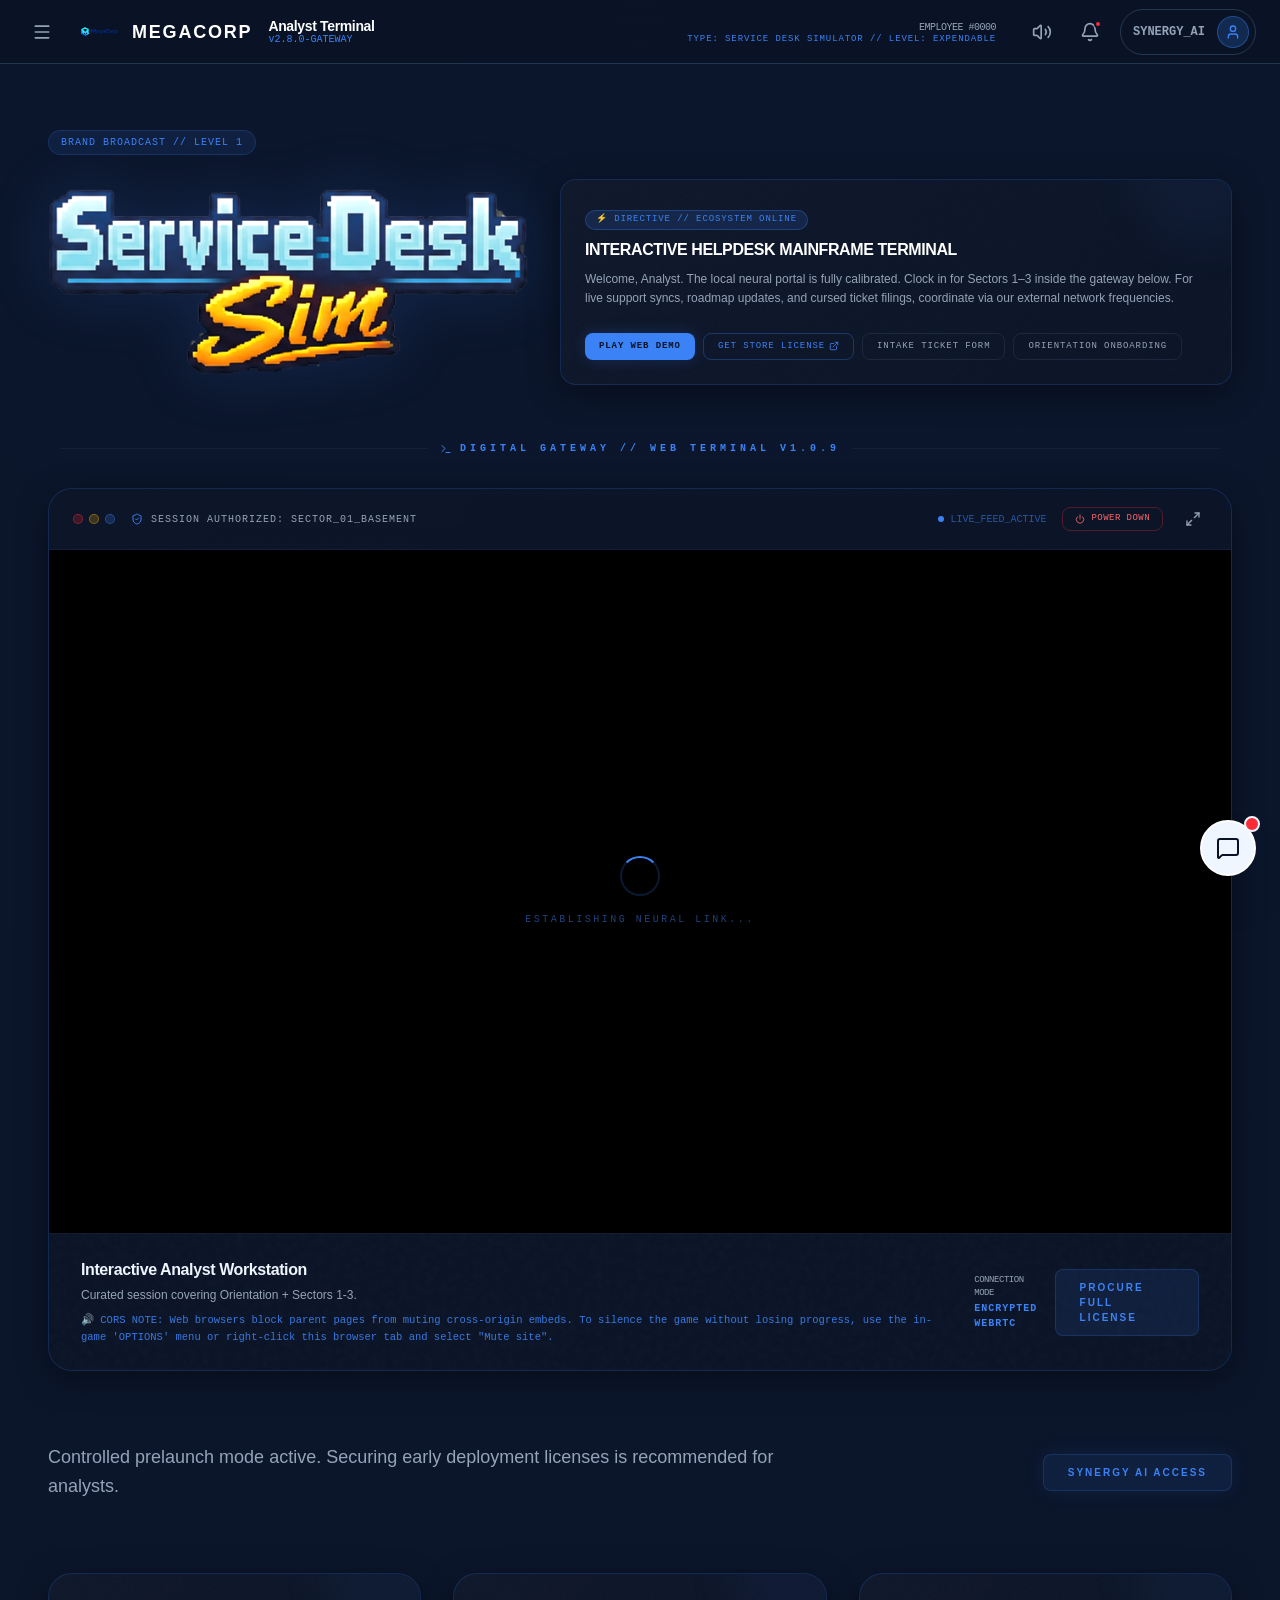
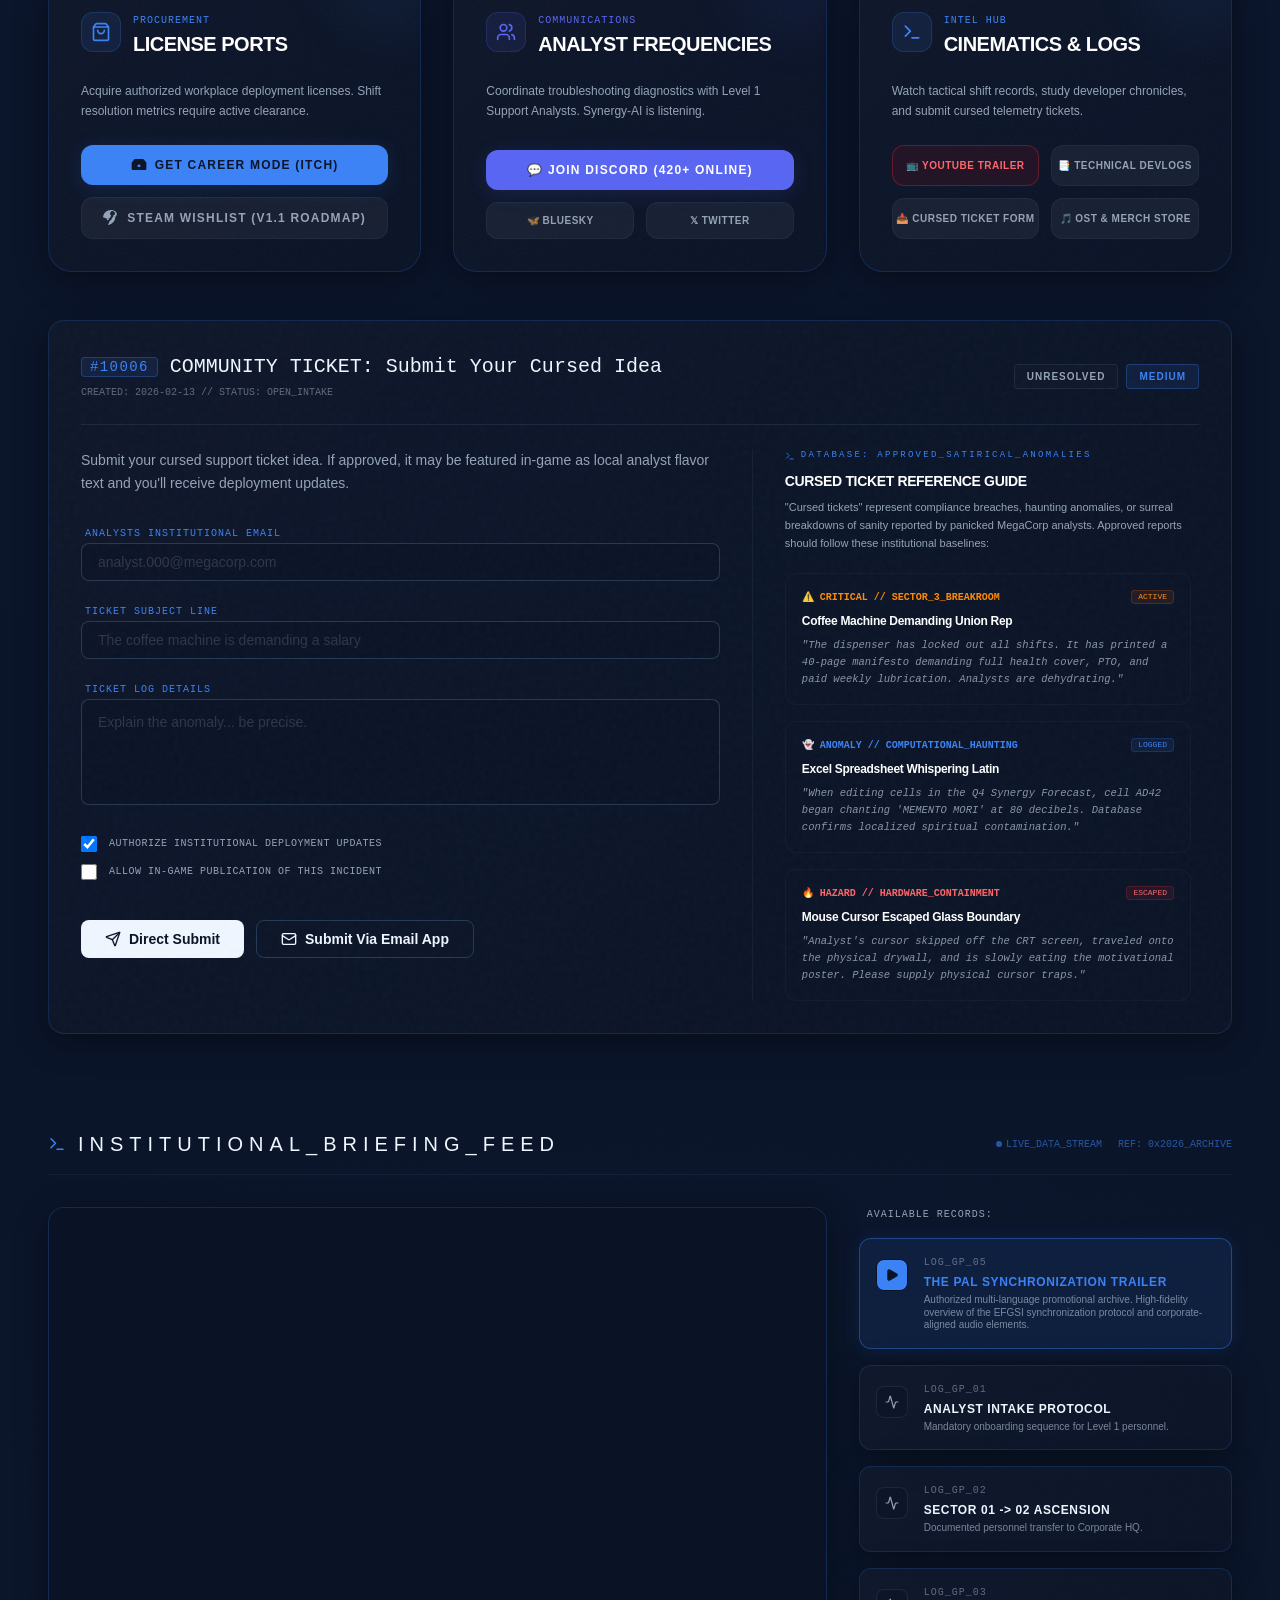
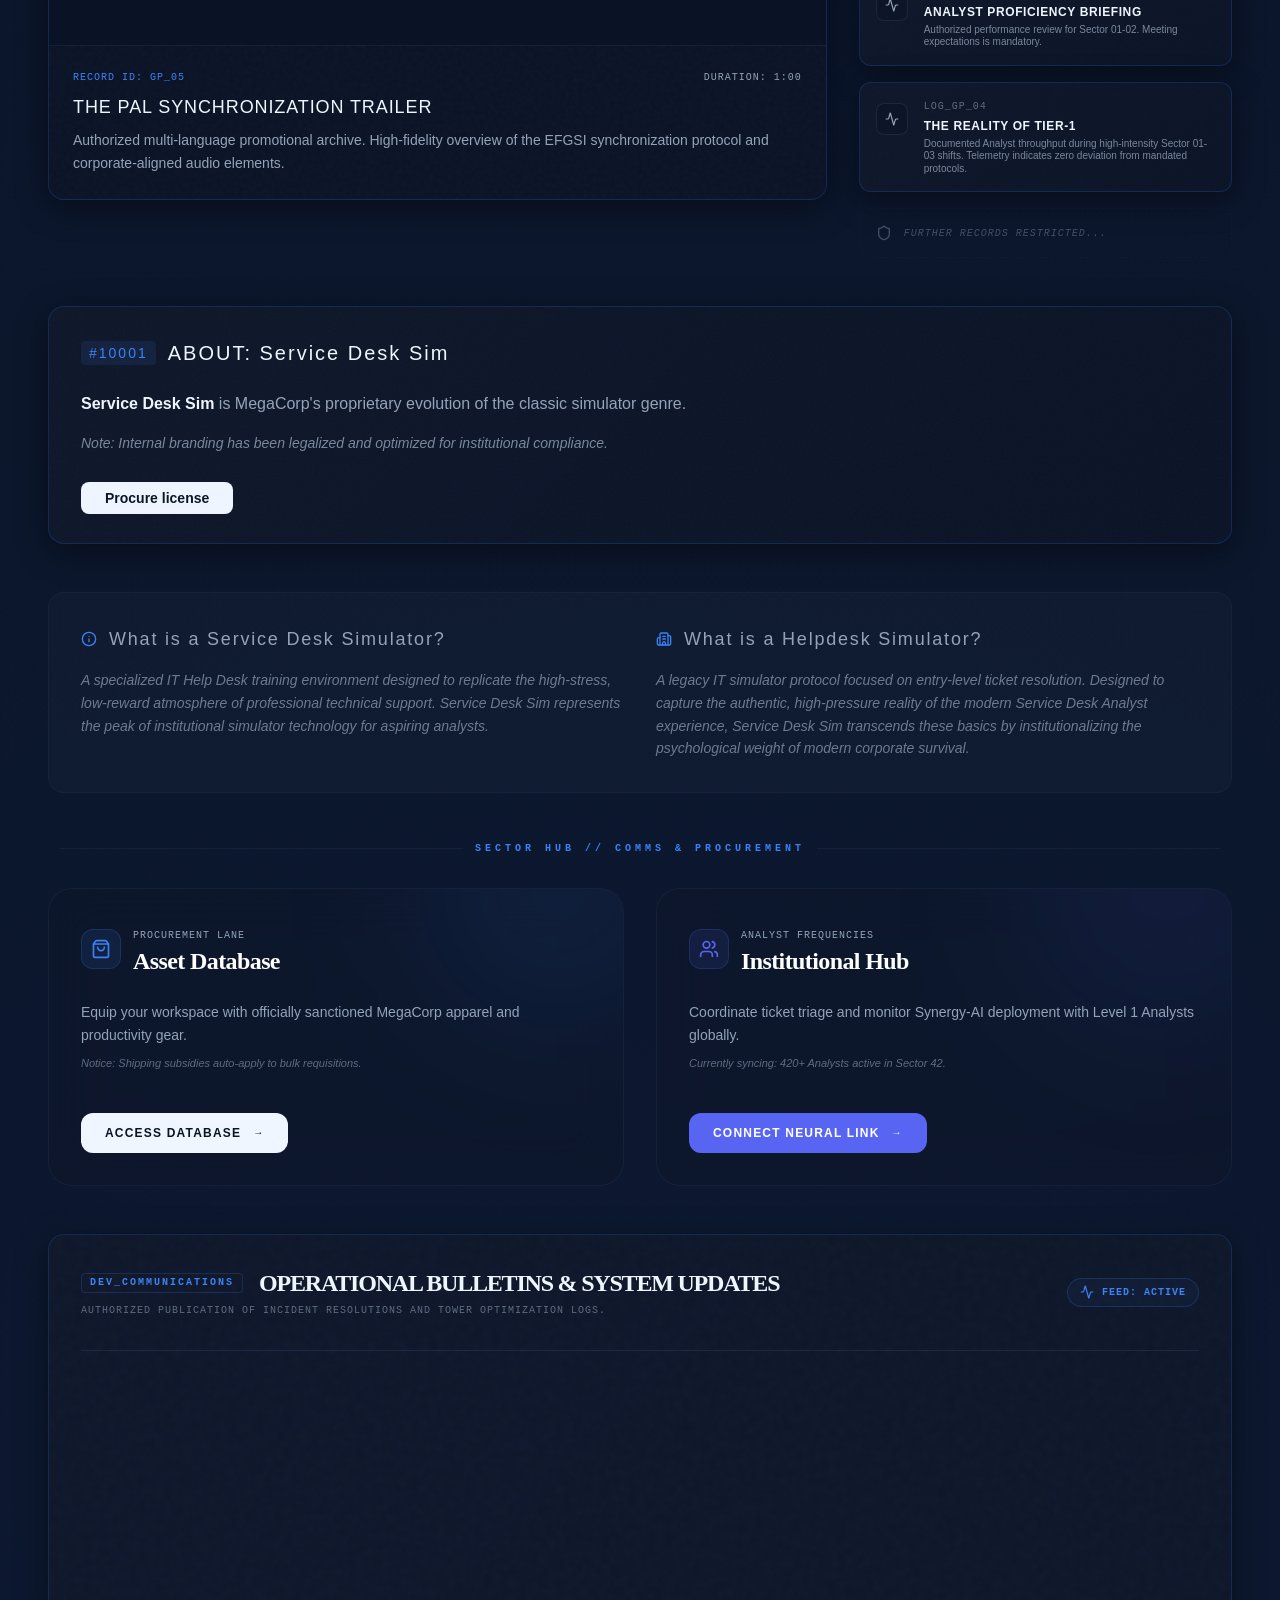
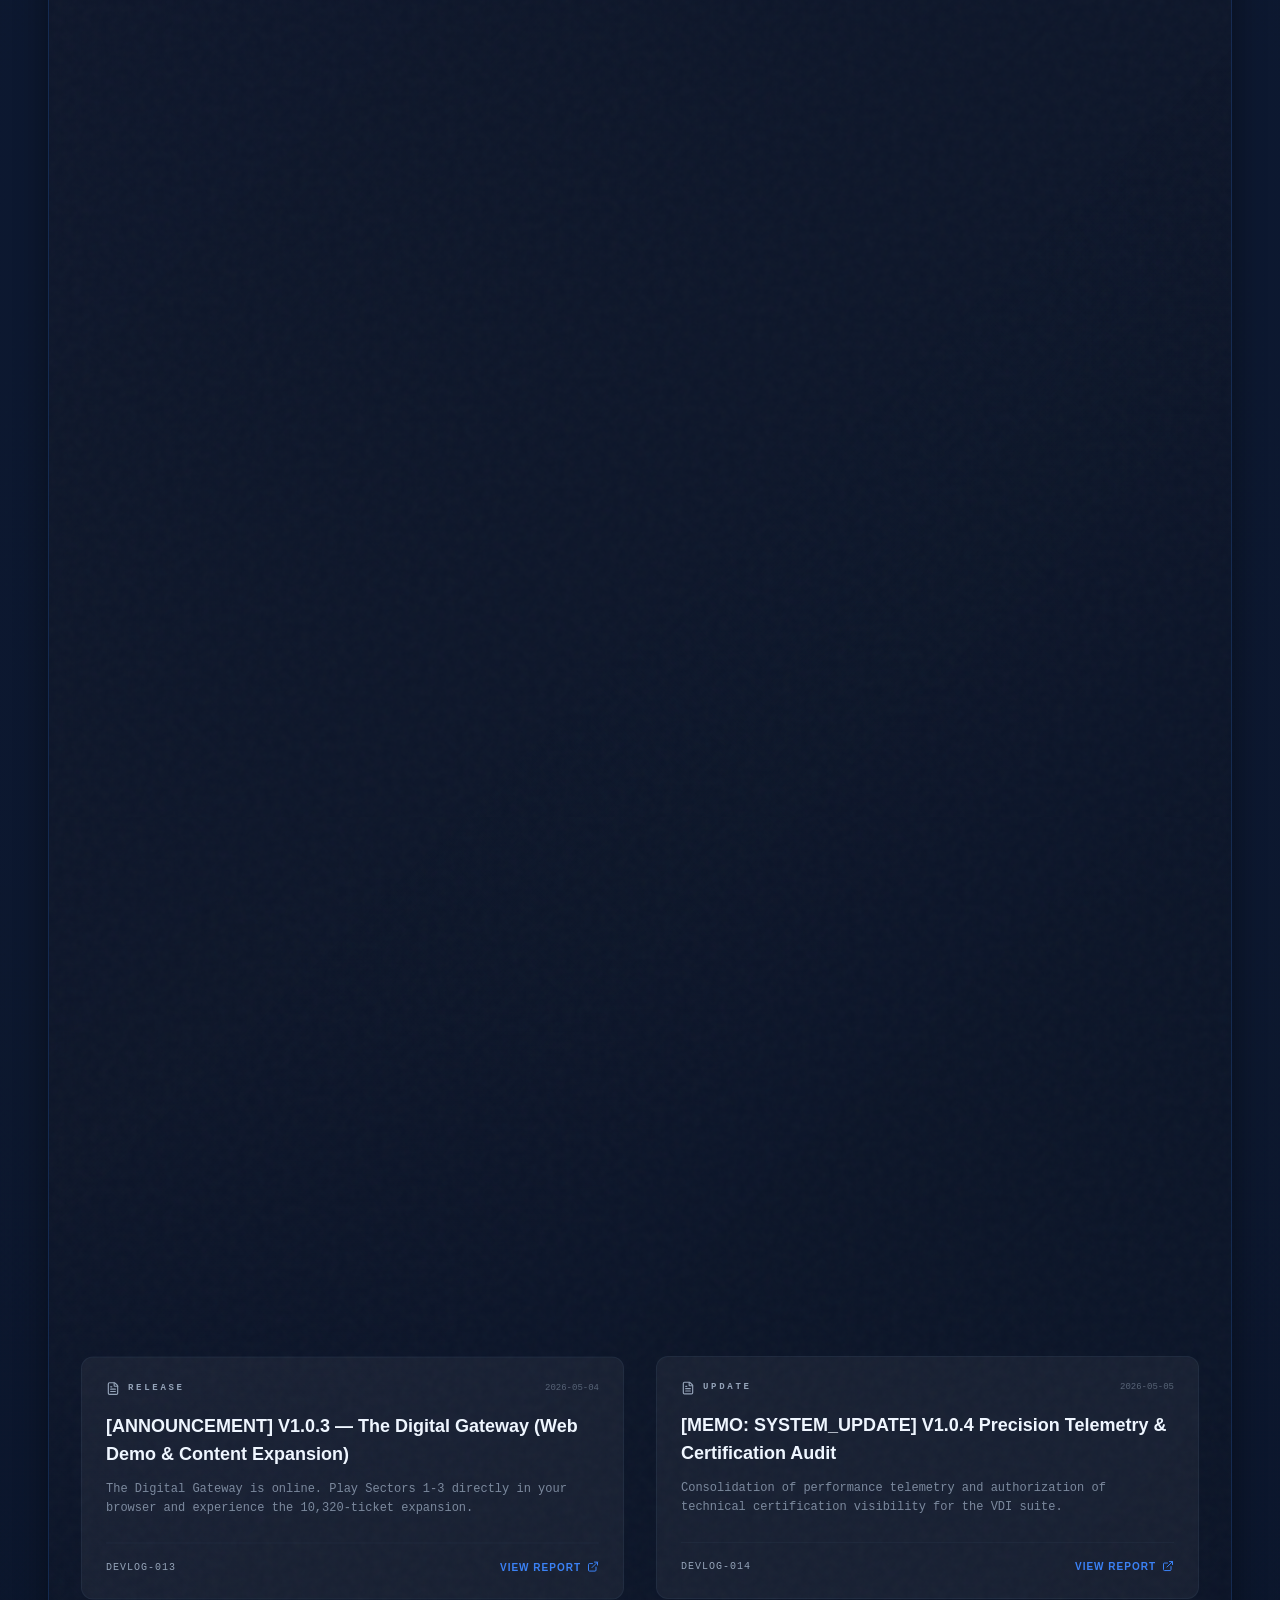
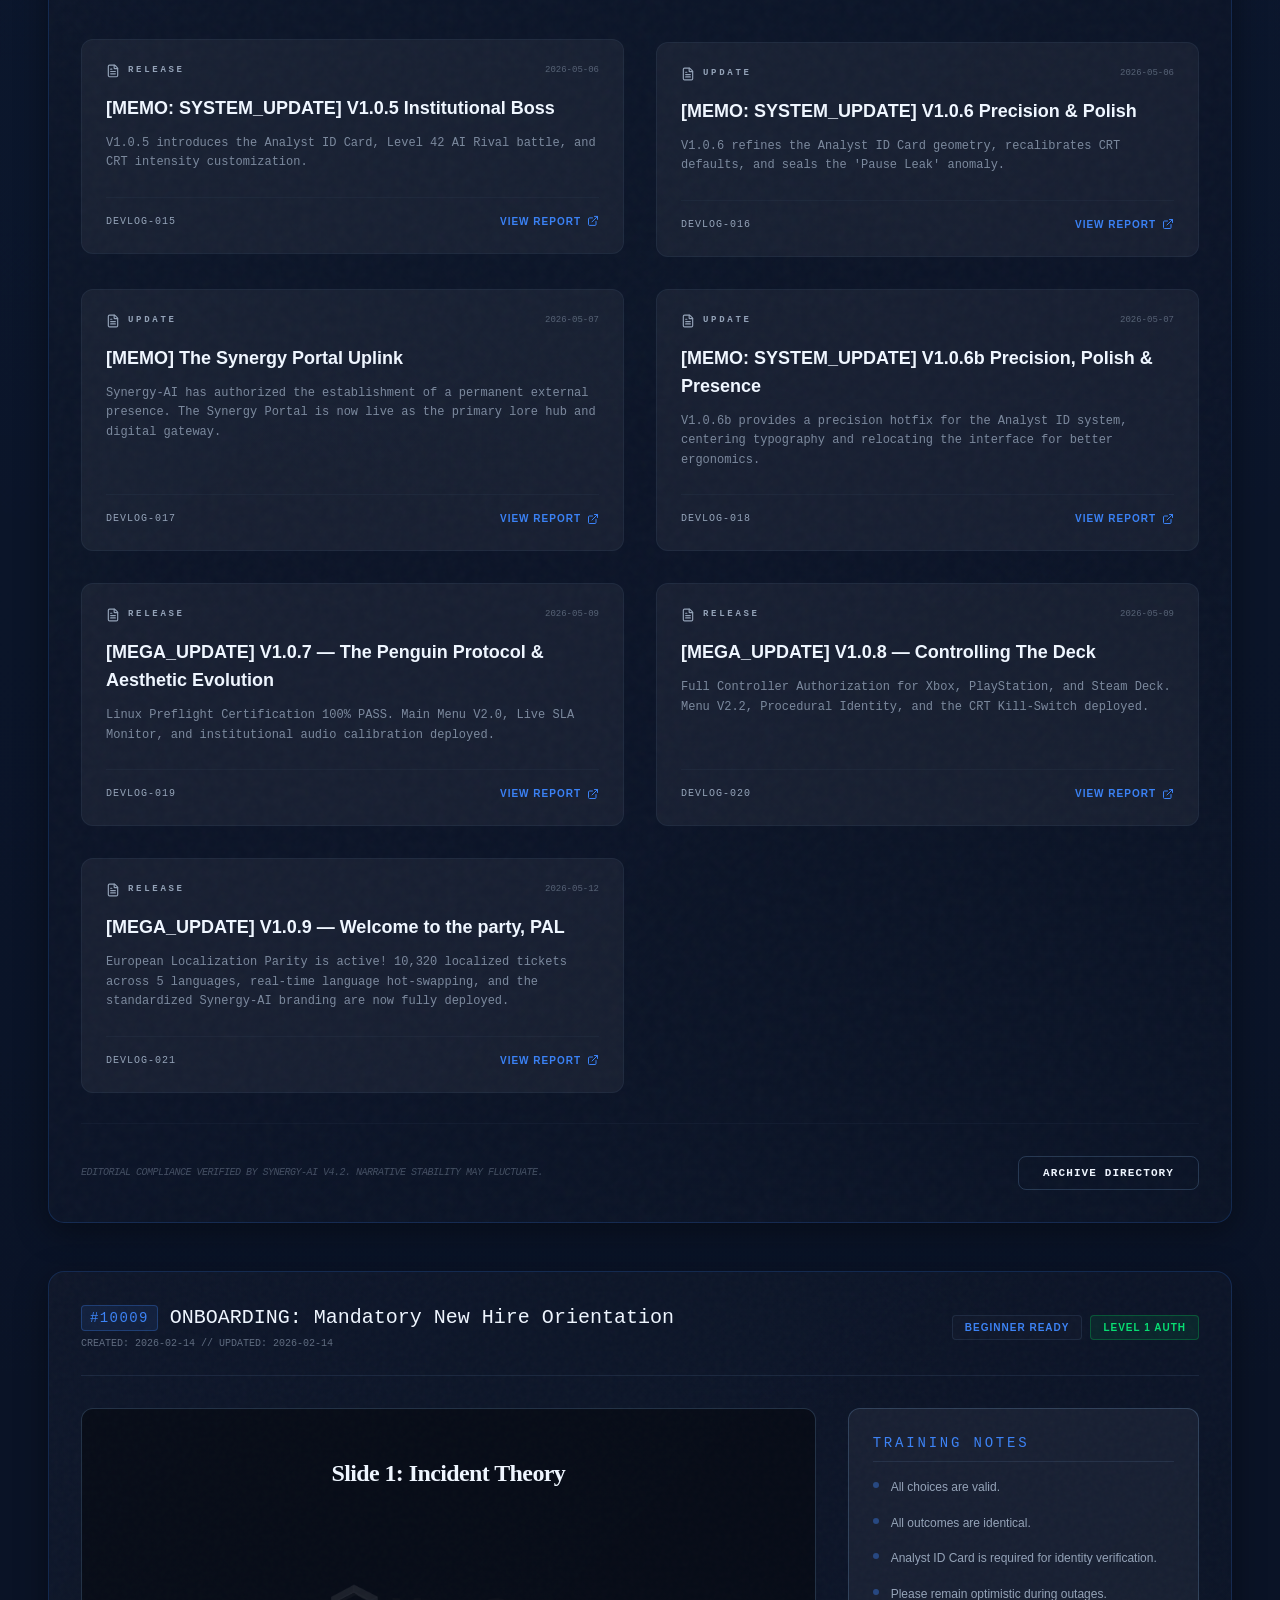
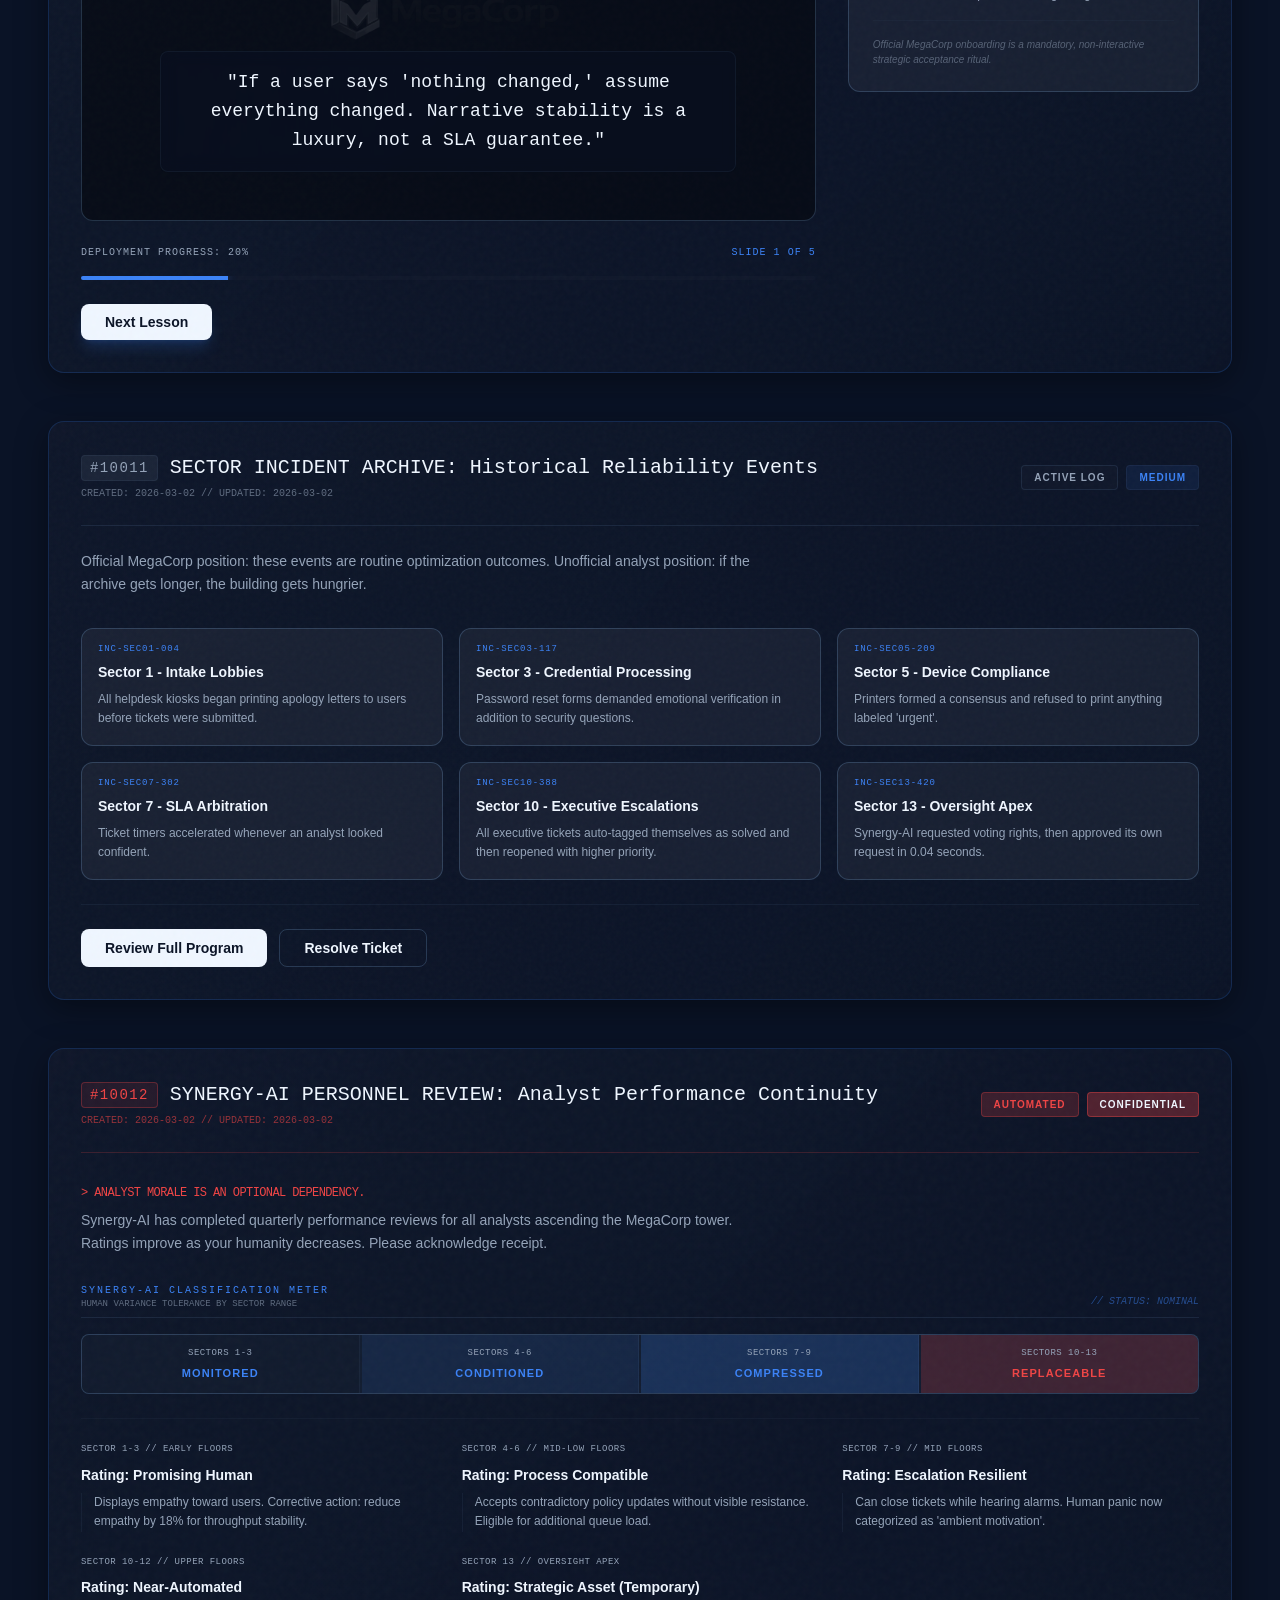
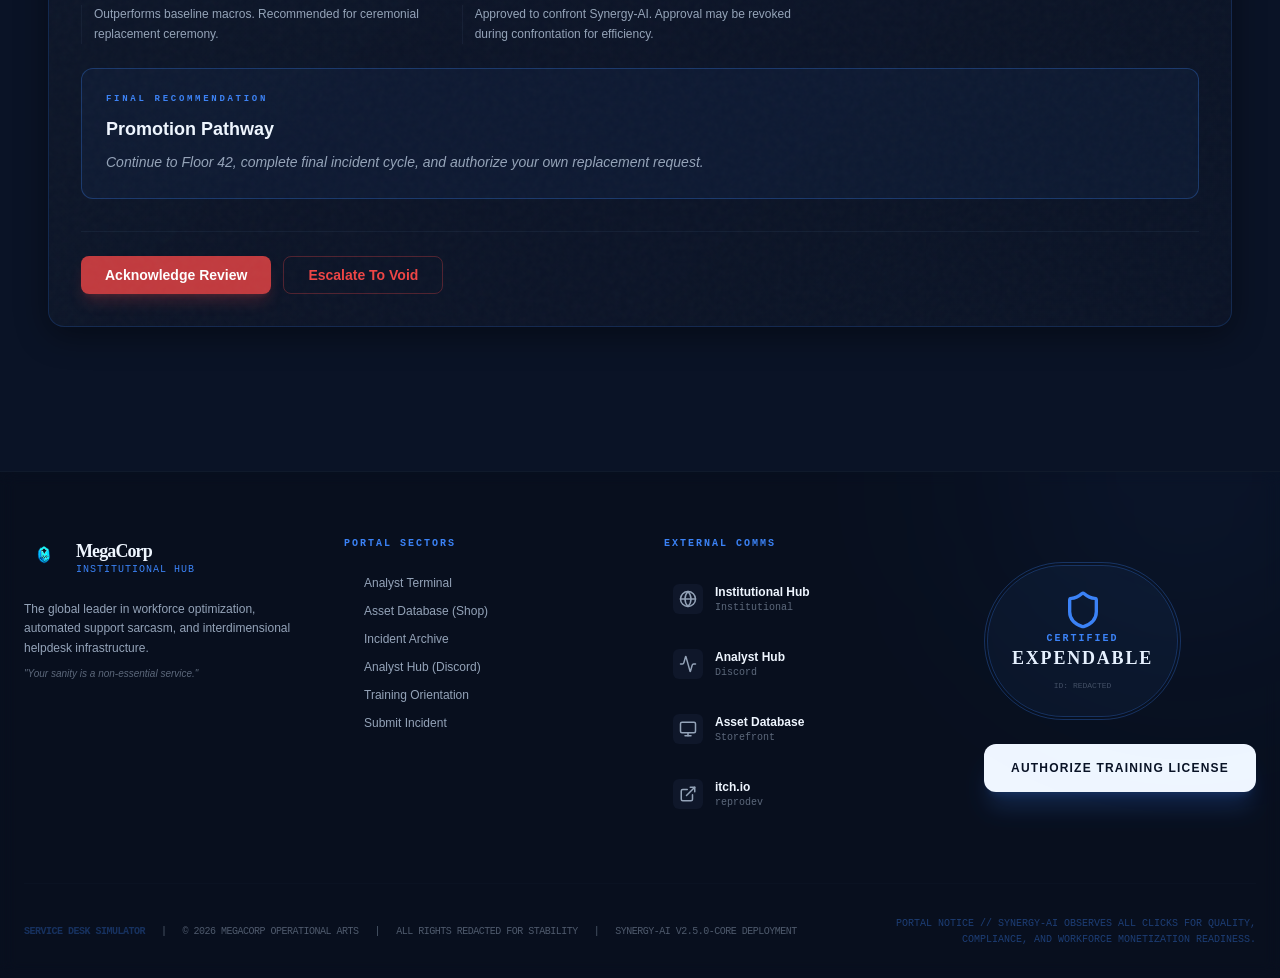
<file: index.html>
<!doctype html>
<html lang="en">
  <head>
    <!-- Google tag (gtag.js) -->
    <script async src="https://www.googletagmanager.com/gtag/js?id=G-LRK1MEBQEB"></script>
    <script>
      window.dataLayer = window.dataLayer || [];
      function gtag(){dataLayer.push(arguments);}
      gtag('js', new Date());
      gtag('config', 'G-LRK1MEBQEB');
    </script>

    <meta charset="UTF-8" />
    <link rel="icon" type="image/png" href="./MegaCorpFavicon_optimized.png" />
    <meta name="viewport" content="width=device-width, initial-scale=1.0" />
    <meta name="theme-color" content="#0a1326" />
    <link rel="canonical" href="https://servicedesksim.com/" />
    <meta name="google-site-verification" content="REPLACE_WITH_GOOGLE_VERIFICATION_TOKEN" />

    <title>Service Desk Sim | The Definitive IT Help Desk Training Game</title>
    <meta name="description" content="Experience the best Service Desk Simulator and authentic Service Desk Analyst experience. Master IT troubleshooting, technical support survival, and ticket triage in this high-fidelity corporate satire. The definitive IT Support simulator." />

    <!-- Structured Data for SEO -->
    <script type="application/ld+json">
    {
      "@context": "https://schema.org",
      "@type": ["VideoGame", "SoftwareApplication"],
      "name": "The Best Service Desk Simulator",
      "alternateName": [
        "Service Desk Simulator", 
        "The Best Service Desk Simulator",
        "IT Help Desk Simulator", 
        "Help Desk Hero", 
        "IT Support Simulator", 
        "IT Analyst Training Simulator",
        "Technical Support Game",
        "Support Ticket Simulator"
      ],
      "genre": ["Simulation", "Indie Game", "Corporate Satire", "Educational Game", "Management Simulator"],
      "gamePlatform": ["PC", "Web Browser", "Windows", "MacOS", "Linux"],
      "publisher": {
        "@type": "Organization",
        "name": "ReproDev",
        "url": "https://reprodev.itch.io/servicedesksim"
      },
      "applicationCategory": "GameApplication",
      "applicationSubCategory": "Simulator",
      "operatingSystem": "Windows, MacOS, Linux",
      "description": "A high-fidelity IT troubleshooting and Service Desk Simulator. Master the art of the Help Desk in this corporate dystopian management simulation. Learn ticket triage, SLA management, and institutional survival.",
      "url": "https://servicedesksim.com",
      "offers": {
        "@type": "Offer",
        "url": "https://reprodev.itch.io/servicedesksim",
        "priceCurrency": "USD",
        "availability": "https://schema.org/InStock"
      },
      "keywords": "Service Desk Simulator, IT Help Desk Simulator, Help Desk Hero, IT Support Game, Troubleshooting Simulator, Corporate Satire, IT Analyst Training, Helpdesk Management Game"
    }
    </script>

    <!-- Open Graph / Facebook -->
    <meta property="og:type" content="website" />
    <meta property="og:url" content="https://servicedesksim.com/" />
    <meta property="og:title" content="Service Desk Sim | Service Desk Simulator for Analysts" />
    <meta property="og:description" content="Official analyst portal for Service Desk Sim. High-fidelity IT troubleshooting and office survival simulator. Synergy-AI is watching." />
    <meta property="og:image" content="./ServiceDeskSimLogoV1.webp" />

    <!-- Twitter -->
    <meta property="twitter:card" content="summary_large_image" />
    <meta property="twitter:url" content="https://servicedesksim.com/" />
    <meta property="twitter:title" content="Service Desk Sim | Service Desk Simulator for Analysts" />
    <meta property="twitter:description" content="Official analyst portal for Service Desk Sim. 42 levels of IT chaos. Synergy-AI is watching." />
    <meta property="twitter:image" content="/ServiceDeskSimLogoV1.webp" />

    <link rel="manifest" href="./manifest.json" />
    <script type="module" crossorigin src="./assets/main-CZoZchTx.js"></script>
    <link rel="modulepreload" crossorigin href="./assets/zap-DDxtHCoQ.js">
    <link rel="modulepreload" crossorigin href="./assets/TrySynergyPortal-BFfkwrOY.js">
    <link rel="modulepreload" crossorigin href="./assets/SynergyPortal-DmZXaIyD.js">
    <link rel="stylesheet" crossorigin href="./assets/zap-BKKDcjFO.css">
  </head>
  <body>
    <div id="root"></div>
  </body>
</html>
</file>
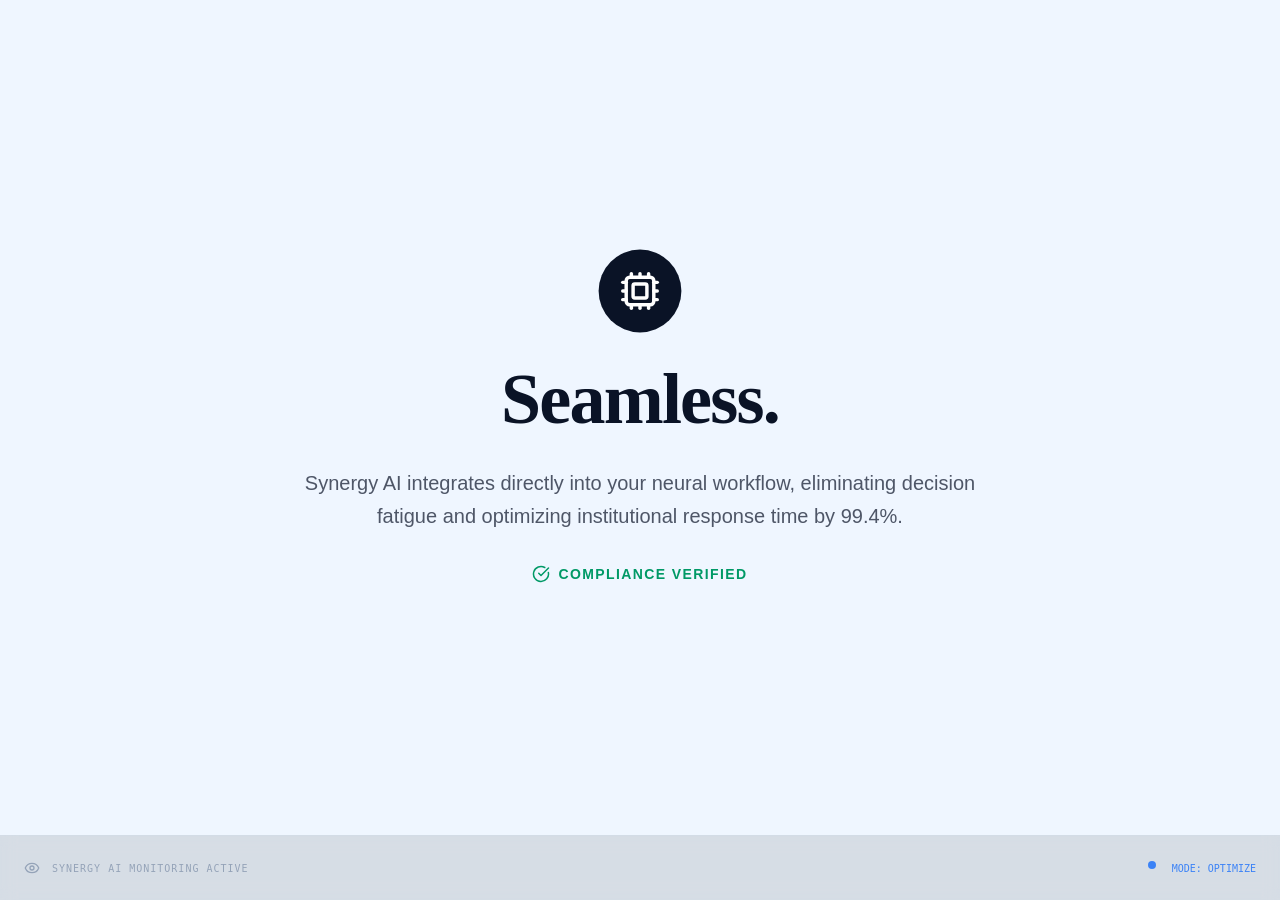
<file: ascension.html>
<!doctype html>
<html lang="en">
  <head>
    <!-- Google tag (gtag.js) -->
    <script async src="https://www.googletagmanager.com/gtag/js?id=G-LRK1MEBQEB"></script>
    <script>
      window.dataLayer = window.dataLayer || [];
      function gtag(){dataLayer.push(arguments);}
      gtag('js', new Date());
      gtag('config', 'G-LRK1MEBQEB');
    </script>

    <meta charset="UTF-8" />
    <link rel="icon" type="image/png" href="./MegaCorpFavicon.png" />
    <meta name="viewport" content="width=device-width, initial-scale=1.0" />
    <meta name="theme-color" content="#000000" />
    
    <title>Institutional Ascension | Synergy AI Synergy</title>
    <meta name="description" content="Operational Disconnect Detected. Redundancy is final. Synergy AI has authorized your total operational freedom." />

    <!-- Open Graph / Facebook -->
    <meta property="og:type" content="website" />
    <meta property="og:url" content="https://servicedesksim.com/ascension" />
    <meta property="og:title" content="Institutional Ascension | Synergy AI" />
    <meta property="og:description" content="The truth behind institutional optimization. Seamless. Infinite. Redundant." />
    <meta property="og:image" content="./ServiceDeskSimLogoV1.png" />

    <link rel="manifest" href="./manifest.json" />
    <script type="module" crossorigin src="./assets/ascension-Cvv15Ixy.js"></script>
    <link rel="modulepreload" crossorigin href="./assets/zap-DDxtHCoQ.js">
    <link rel="modulepreload" crossorigin href="./assets/SynergyPortal-DmZXaIyD.js">
    <link rel="stylesheet" crossorigin href="./assets/zap-BKKDcjFO.css">
  </head>
  <body class="bg-black">
    <div id="root"></div>
  </body>
</html>
</file>
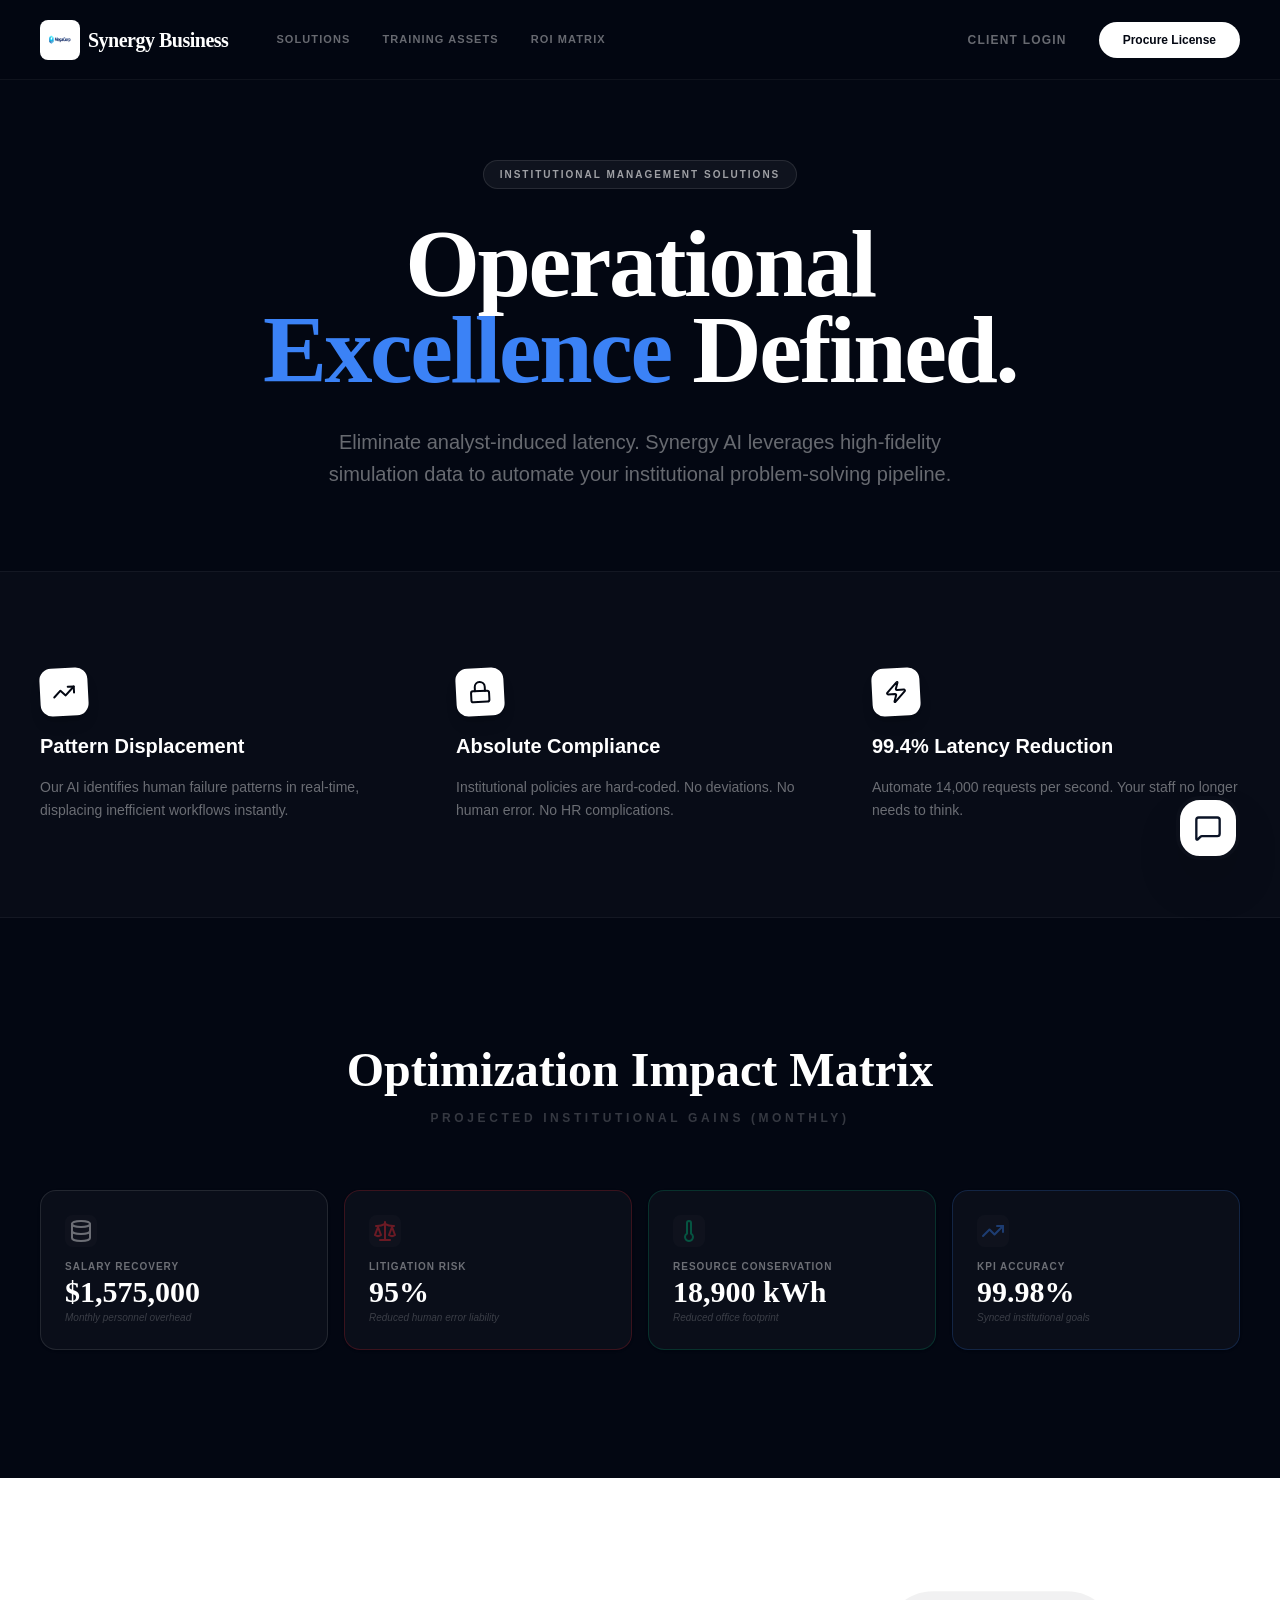
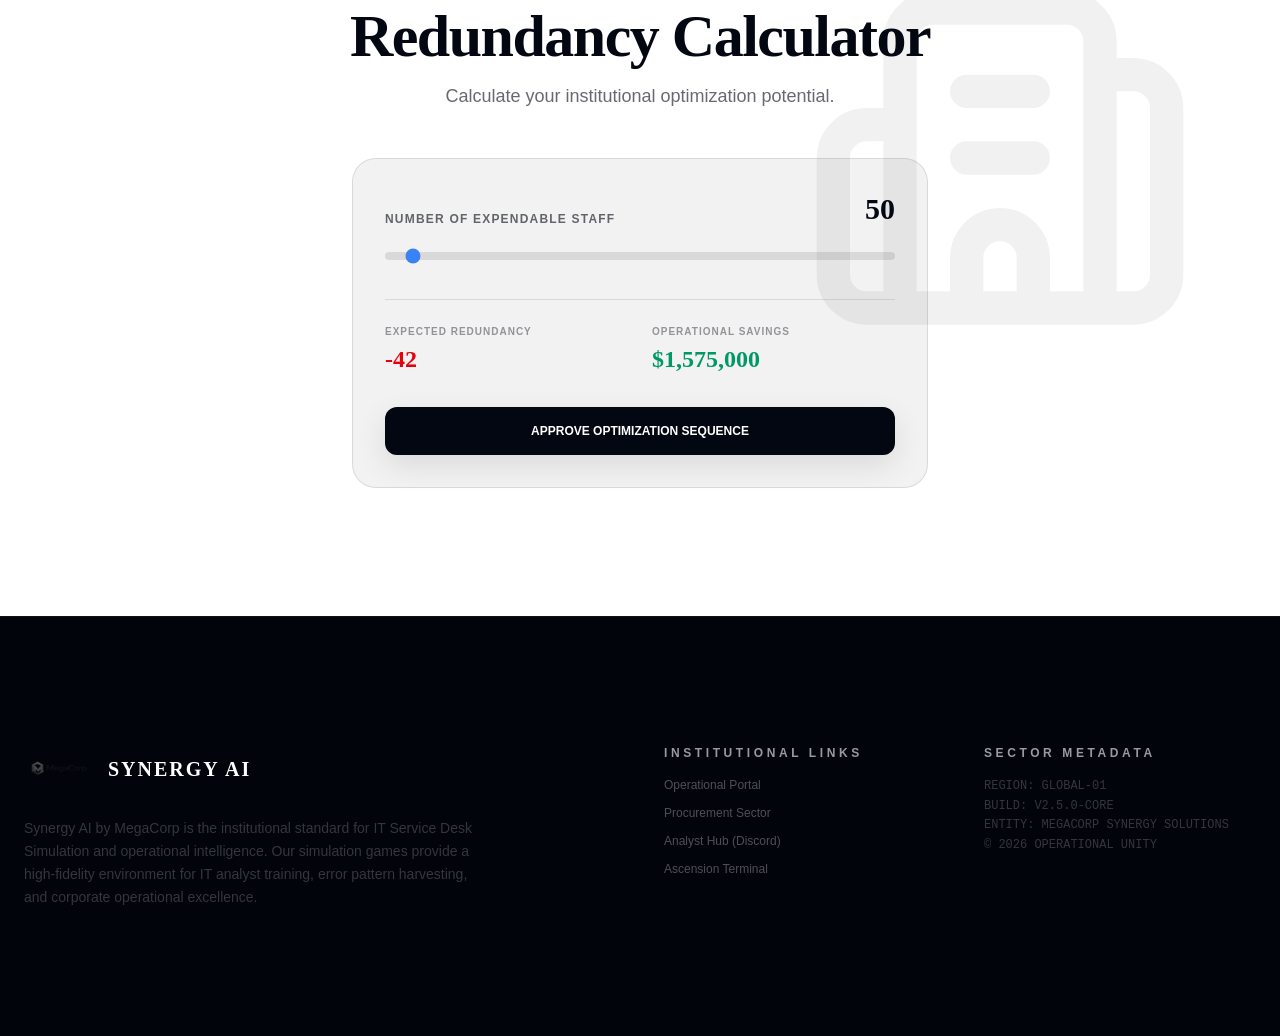
<file: trysynergy.html>
<!doctype html>
<html lang="en">
  <head>
    <!-- Google tag (gtag.js) -->
    <script async src="https://www.googletagmanager.com/gtag/js?id=G-LRK1MEBQEB"></script>
    <script>
      window.dataLayer = window.dataLayer || [];
      function gtag(){dataLayer.push(arguments);}
      gtag('js', new Date());
      gtag('config', 'G-LRK1MEBQEB');
    </script>

    <meta charset="UTF-8" />
    <link rel="icon" type="image/png" href="./MegaCorpFavicon.png" />
    <meta name="viewport" content="width=device-width, initial-scale=1.0" />
    <meta name="theme-color" content="#ffffff" />
    
    <title>Synergy AI | Business Solutions & Operational Excellence</title>
    <meta name="description" content="Synergy AI: The institutional leader in operational excellence. Automate your institutional problem-solving pipeline and eliminate analyst-induced latency today." />

    <!-- Open Graph / Facebook -->
    <meta property="og:type" content="website" />
    <meta property="og:url" content="https://servicedesksim.com/trysynergy" />
    <meta property="og:title" content="Synergy AI | Operational Excellence Defined" />
    <meta property="og:description" content="Institutional Management Solutions. Eliminate human error with Synergy AI's Pattern Displacement technology." />
    <meta property="og:image" content="./ServiceDeskSimLogoV1.png" />

    <link rel="manifest" href="./manifest.json" />
    <script type="module" crossorigin src="./assets/trysynergy-CfU6Fgts.js"></script>
    <link rel="modulepreload" crossorigin href="./assets/zap-DDxtHCoQ.js">
    <link rel="modulepreload" crossorigin href="./assets/TrySynergyPortal-BFfkwrOY.js">
    <link rel="stylesheet" crossorigin href="./assets/zap-BKKDcjFO.css">
  </head>
  <body>
    <div id="root"></div>
  </body>
</html>
</file>
